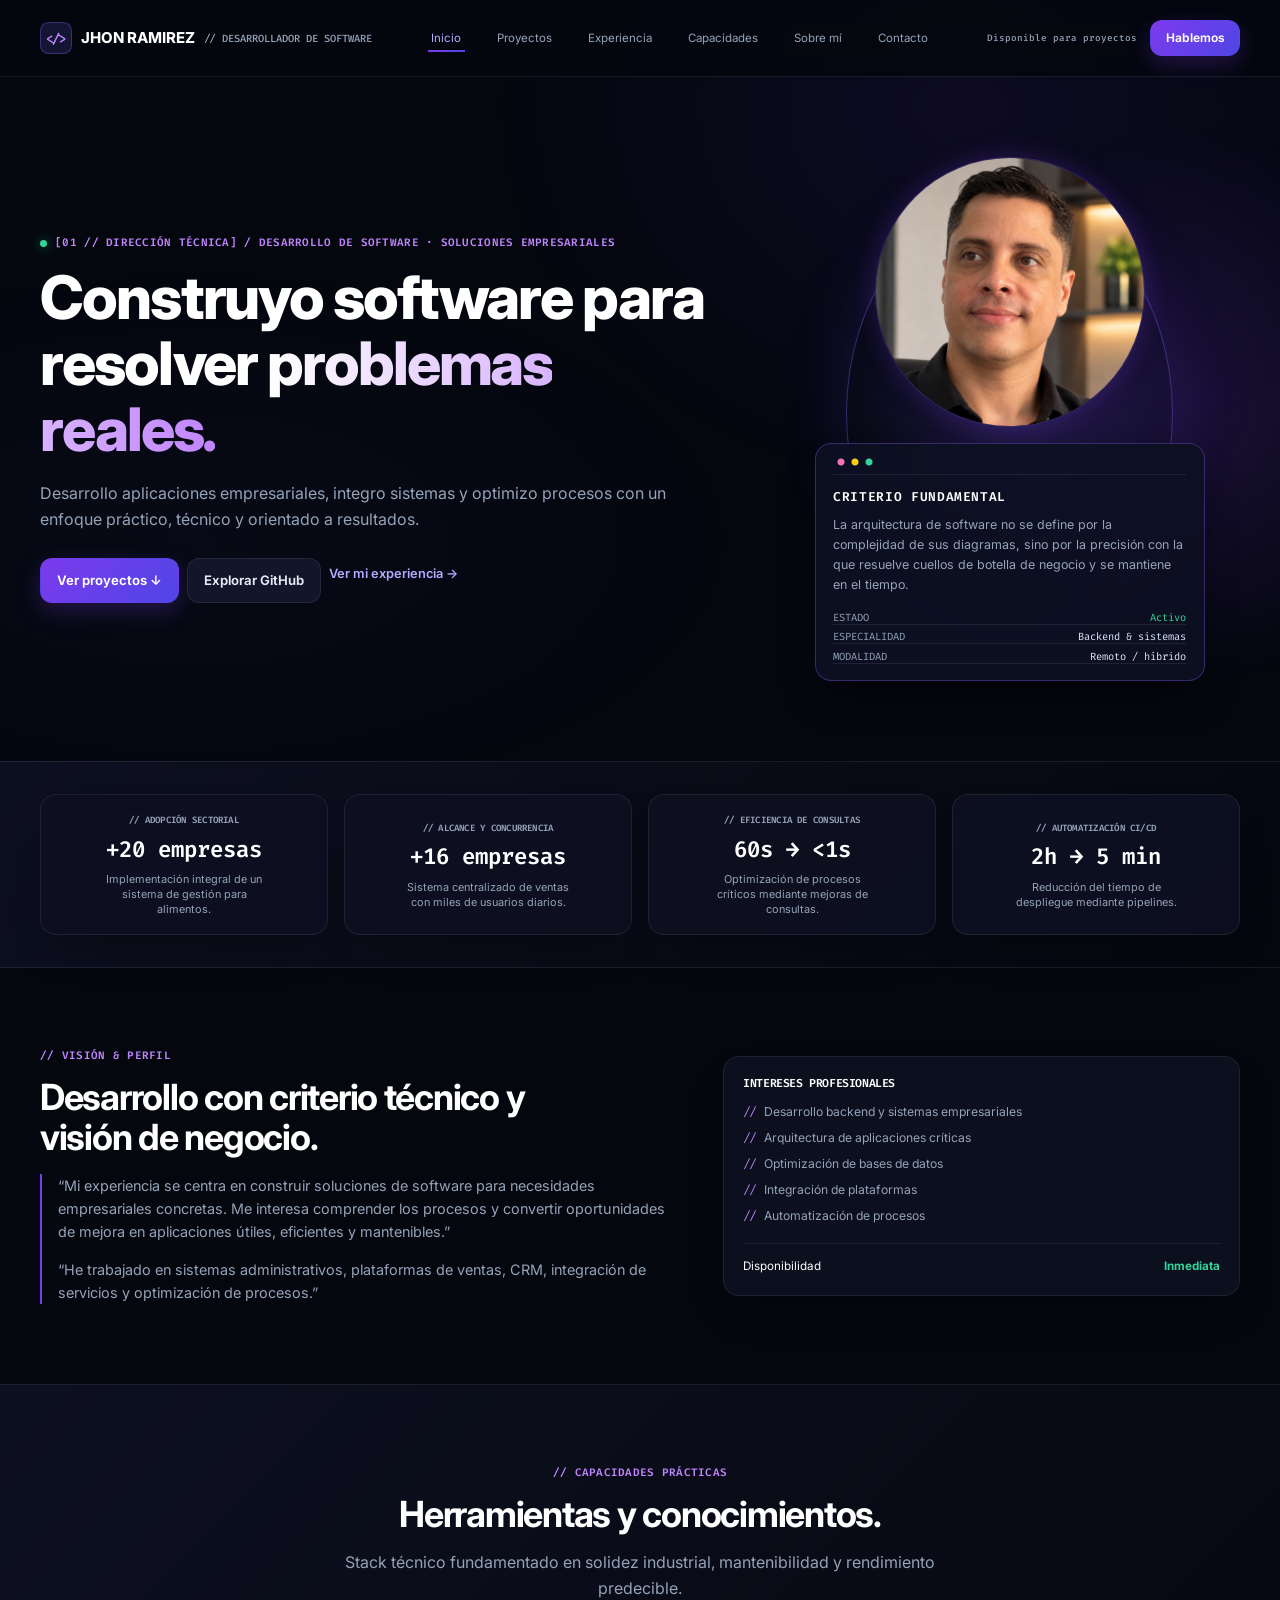
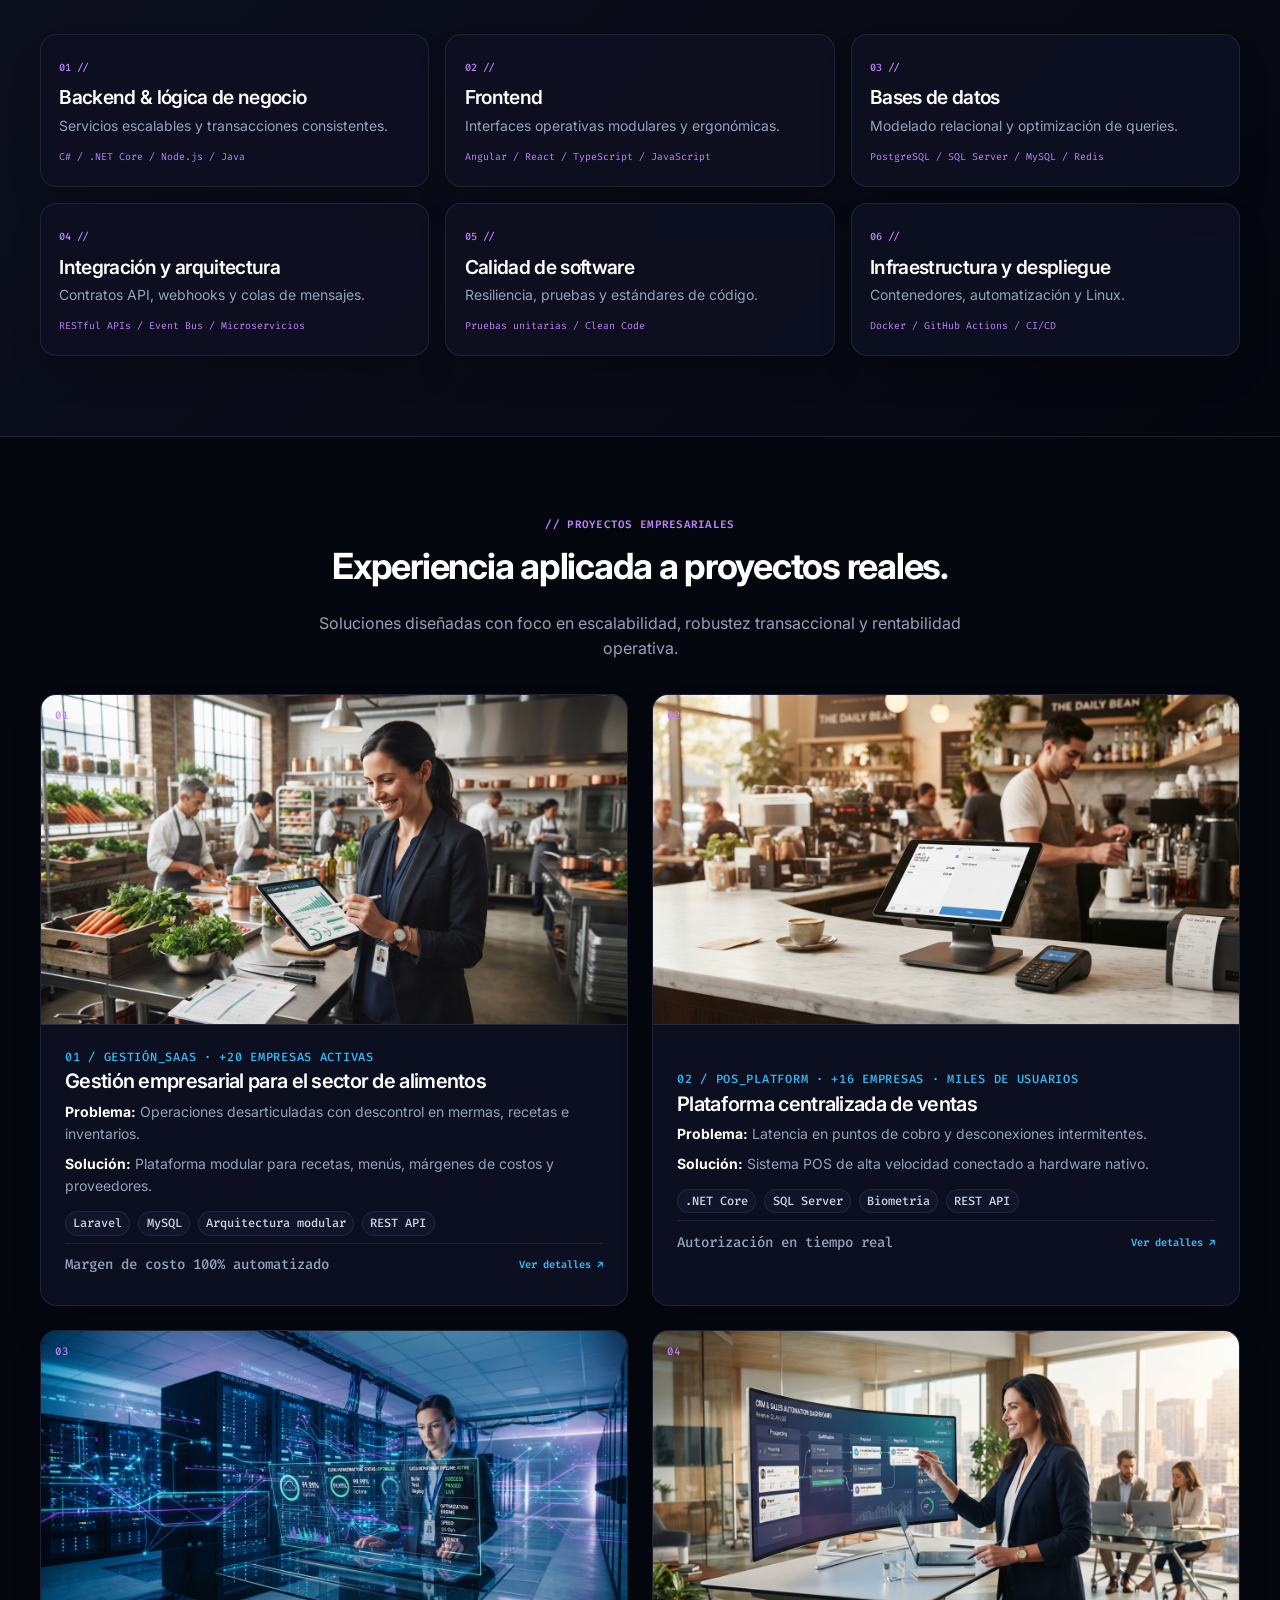
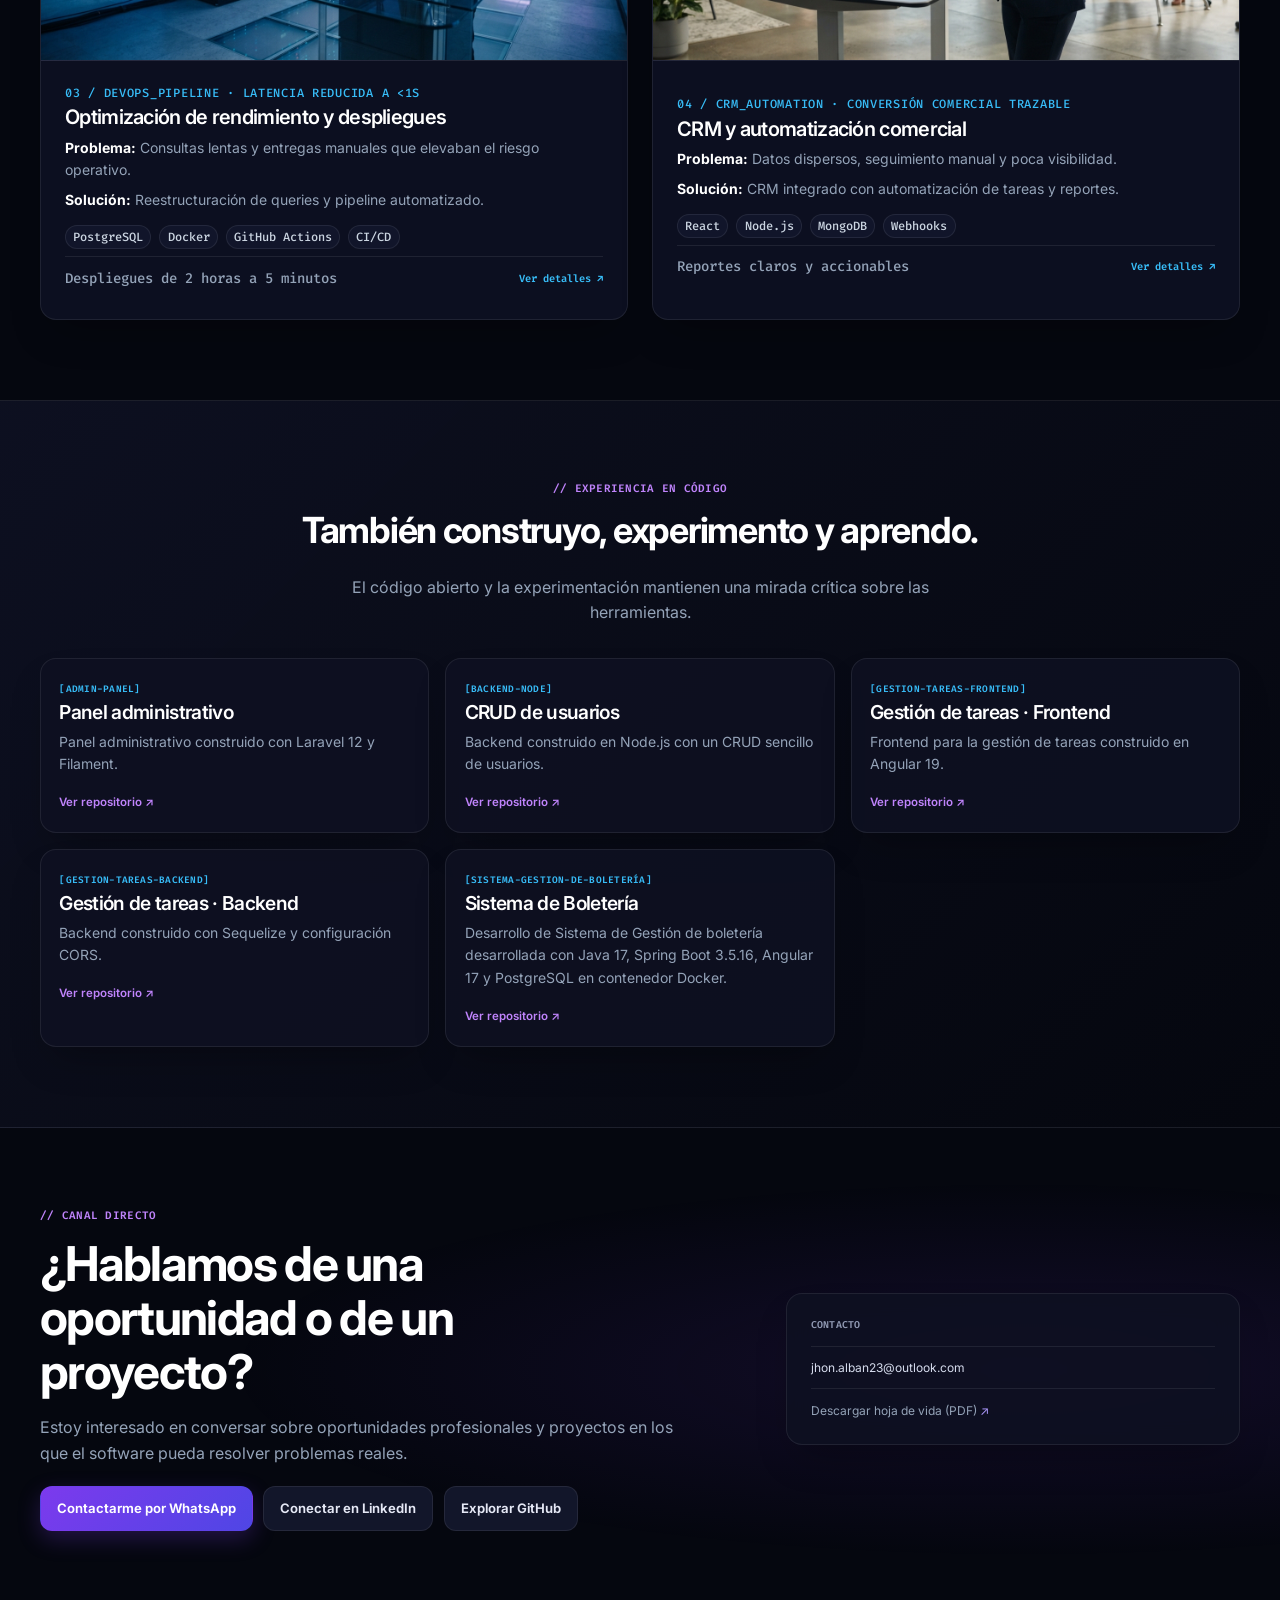
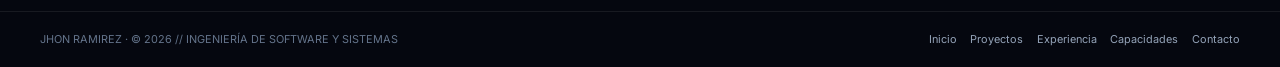
<file: index.html>
<!doctype html>
<html lang="es">
<head>
  <meta charset="UTF-8">
  <meta name="viewport" content="width=device-width, initial-scale=1.0">
  <meta name="description" content="Portafolio profesional de Jhon Ramirez, desarrollador de software y arquitecto de soluciones empresariales.">
  <title>Jhon Ramirez // Ingeniería &amp; Arquitectura de Software</title>
  <link rel="icon" href="./img/logo.ico">
  <link rel="preconnect" href="https://fonts.googleapis.com">
  <link rel="preconnect" href="https://fonts.gstatic.com" crossorigin>
  <link href="https://fonts.googleapis.com/css2?family=Fira+Code:wght@400;500;600&amp;family=Inter:wght@400;500;600;700;800&amp;display=swap" rel="stylesheet">
  <link rel="stylesheet" href="./style.css">
</head>
<body>
  <header class="site-header">
    <div class="container header__inner">
      <a class="brand" href="#inicio"><span class="brand__mark" aria-hidden="true">&lt;/&gt;</span><span>JHON RAMIREZ</span><span class="brand__suffix">// DESARROLLADOR DE SOFTWARE</span></a>
      <button class="menu-toggle" type="button" aria-expanded="false" aria-controls="main-nav"><span class="menu-toggle__label">Menú</span><span class="menu-toggle__icon" aria-hidden="true">☰</span></button>
      <nav class="main-nav" id="main-nav" aria-label="Navegación principal">
        <a class="is-active" href="#inicio">Inicio</a><a href="#proyectos">Proyectos</a><a href="#experiencia">Experiencia</a><a href="#capacidades">Capacidades</a><a href="#sobre-mi">Sobre mí</a><a href="#contacto">Contacto</a>
      </nav>
      <div class="header__action"><span>Disponible para proyectos</span><a class="button button--nav" href="#contacto">Hablemos</a></div>
    </div>
  </header>
  <main>
    <section class="hero" id="inicio">
      <div class="container hero__grid">
        <div class="hero__content">
          <p class="eyebrow"><span class="eyebrow__dot" aria-hidden="true"></span>[01 // DIRECCIÓN TÉCNICA] / DESARROLLO DE SOFTWARE · SOLUCIONES EMPRESARIALES</p>
          <h1>Construyo software para resolver <span class="text-gradient">problemas reales.</span></h1>
          <p class="hero__lead">Desarrollo aplicaciones empresariales, integro sistemas y optimizo procesos con un enfoque práctico, técnico y orientado a resultados.</p>
          <div class="hero__actions">
            <a class="button button--primary" href="#proyectos">Ver proyectos ↓</a>
            <a class="button button--secondary" href="https://github.com" target="_blank" rel="noopener noreferrer">Explorar GitHub</a>
            <a class="text-link" href="#experiencia">Ver mi experiencia →</a>
          </div>
        </div>
        <div class="hero__visual">
          <div class="portrait-placeholder"><img class="portrait-placeholder__image" src="./img/foto_web.png" alt="Foto de perfil de Jhon Ramirez"></div>
          <aside class="hero__aside">
            <h2>Criterio fundamental</h2>
            <p>La arquitectura de software no se define por la complejidad de sus diagramas, sino por la precisión con la que resuelve cuellos de botella de negocio y se mantiene en el tiempo.</p>
            <dl>
              <div><dt>Estado</dt><dd>Activo</dd></div>
              <div><dt>Especialidad</dt><dd>Backend &amp; sistemas</dd></div>
              <div><dt>Modalidad</dt><dd>Remoto / híbrido</dd></div>
            </dl>
          </aside>
        </div>
      </div>
    </section>

    <section class="metrics section-band" aria-label="Resultados">
      <div class="container metrics__grid">
        <article class="metric"><p class="label">// Adopción sectorial</p><strong>+20 empresas</strong><p>Implementación integral de un sistema de gestión para alimentos.</p></article>
        <article class="metric"><p class="label">// Alcance y concurrencia</p><strong>+16 empresas</strong><p>Sistema centralizado de ventas con miles de usuarios diarios.</p></article>
        <article class="metric"><p class="label">// Eficiencia de consultas</p><strong class="accent">60s → &lt;1s</strong><p>Optimización de procesos críticos mediante mejoras de consultas.</p></article>
        <article class="metric"><p class="label">// Automatización CI/CD</p><strong class="accent">2h → 5 min</strong><p>Reducción del tiempo de despliegue mediante pipelines.</p></article>
      </div>
    </section>

    <section class="about section" id="sobre-mi">
      <div class="container about__grid">
        <div class="about__copy">
          <p class="eyebrow">// VISIÓN &amp; PERFIL</p>
          <h2>Desarrollo con criterio técnico y visión de negocio.</h2>
          <div class="about__quote">
            <p>“Mi experiencia se centra en construir soluciones de software para necesidades empresariales concretas. Me interesa comprender los procesos y convertir oportunidades de mejora en aplicaciones útiles, eficientes y mantenibles.”</p>
            <p>“He trabajado en sistemas administrativos, plataformas de ventas, CRM, integración de servicios y optimización de procesos.”</p>
          </div>
        </div>
        <aside class="about__interests">
          <h3>Intereses profesionales</h3>
          <ul>
            <li>Desarrollo backend y sistemas empresariales</li>
            <li>Arquitectura de aplicaciones críticas</li>
            <li>Optimización de bases de datos</li>
            <li>Integración de plataformas</li>
            <li>Automatización de procesos</li>
          </ul>
          <p>Disponibilidad <b>Inmediata</b></p>
        </aside>
      </div>
    </section>

    <section class="skills section-band" id="capacidades">
      <div class="container">
        <div class="section-heading section-heading--center">
          <p class="eyebrow">// CAPACIDADES PRÁCTICAS</p>
          <h2>Herramientas y conocimientos.</h2>
          <p>Stack técnico fundamentado en solidez industrial, mantenibilidad y rendimiento predecible.</p>
        </div>
        <div class="skills__grid">
          <article class="skill-card"><b>01 //</b><h3>Backend &amp; lógica de negocio</h3><p>Servicios escalables y transacciones consistentes.</p><small>C# / .NET Core / Node.js / Java</small></article>
          <article class="skill-card"><b>02 //</b><h3>Frontend</h3><p>Interfaces operativas modulares y ergonómicas.</p><small>Angular / React / TypeScript / JavaScript</small></article>
          <article class="skill-card"><b>03 //</b><h3>Bases de datos</h3><p>Modelado relacional y optimización de queries.</p><small>PostgreSQL / SQL Server / MySQL / Redis</small></article>
          <article class="skill-card"><b>04 //</b><h3>Integración y arquitectura</h3><p>Contratos API, webhooks y colas de mensajes.</p><small>RESTful APIs / Event Bus / Microservicios</small></article>
          <article class="skill-card"><b>05 //</b><h3>Calidad de software</h3><p>Resiliencia, pruebas y estándares de código.</p><small>Pruebas unitarias / Clean Code</small></article>
          <article class="skill-card"><b>06 //</b><h3>Infraestructura y despliegue</h3><p>Contenedores, automatización y Linux.</p><small>Docker / GitHub Actions / CI/CD</small></article>
        </div>
      </div>
    </section>

    <section class="projects section" id="proyectos">
      <div class="container">
        <div class="section-heading">
          <div><p class="eyebrow">// PROYECTOS EMPRESARIALES</p><h2>Experiencia aplicada a proyectos reales.</h2></div>
          <p>Soluciones diseñadas con foco en escalabilidad, robustez transaccional y rentabilidad operativa.</p>
        </div>
        <div class="projects__grid projects__grid--list">
          <article class="project-card project-card--wide">
            <div class="project-card__visual project-card__visual--one"><span class="project-card__number" aria-hidden="true">01</span><img class="project-card__image" src="./img/gestion_empresarial.png" alt="Gestión empresarial para el sector de alimentos"></div>
            <div class="project-card__body"><p class="project-card__type">01 / GESTIÓN_SAAS · +20 Empresas activas</p><h3>Gestión empresarial para el sector de alimentos</h3><p><strong>Problema:</strong> Operaciones desarticuladas con descontrol en mermas, recetas e inventarios.</p><p><strong>Solución:</strong> Plataforma modular para recetas, menús, márgenes de costos y proveedores.</p><ul class="tag-list"><li>Laravel</li><li>MySQL</li><li>Arquitectura modular</li><li>REST API</li></ul><p class="project-card__result">Margen de costo 100% automatizado <a class="text-link" href="#contacto">Ver detalles ↗</a></p></div>
          </article>
          <article class="project-card project-card--wide">
            <div class="project-card__visual project-card__visual--two"><span class="project-card__number" aria-hidden="true">02</span><img class="project-card__image" src="./img/pos.png" alt="Plataforma centralizada de ventas"></div>
            <div class="project-card__body"><p class="project-card__type">02 / POS_PLATFORM · +16 Empresas · Miles de usuarios</p><h3>Plataforma centralizada de ventas</h3><p><strong>Problema:</strong> Latencia en puntos de cobro y desconexiones intermitentes.</p><p><strong>Solución:</strong> Sistema POS de alta velocidad conectado a hardware nativo.</p><ul class="tag-list"><li>.NET Core</li><li>SQL Server</li><li>Biometría</li><li>REST API</li></ul><p class="project-card__result">Autorización en tiempo real <a class="text-link" href="#contacto">Ver detalles ↗</a></p></div>
          </article>
          <article class="project-card project-card--wide">
            <div class="project-card__visual project-card__visual--three"><span class="project-card__number" aria-hidden="true">03</span><img class="project-card__image" src="./img/despliegues.png" alt="Optimización de rendimiento y despliegues"></div>
            <div class="project-card__body"><p class="project-card__type">03 / DEVOPS_PIPELINE · Latencia reducida a &lt;1s</p><h3>Optimización de rendimiento y despliegues</h3><p><strong>Problema:</strong> Consultas lentas y entregas manuales que elevaban el riesgo operativo.</p><p><strong>Solución:</strong> Reestructuración de queries y pipeline automatizado.</p><ul class="tag-list"><li>PostgreSQL</li><li>Docker</li><li>GitHub Actions</li><li>CI/CD</li></ul><p class="project-card__result">Despliegues de 2 horas a 5 minutos <a class="text-link" href="#contacto">Ver detalles ↗</a></p></div>
          </article>
          <article class="project-card project-card--wide">
            <div class="project-card__visual project-card__visual--four"><span class="project-card__number" aria-hidden="true">04</span><img class="project-card__image" src="./img/crm.png" alt="CRM y automatización comercial"></div>
            <div class="project-card__body"><p class="project-card__type">04 / CRM_AUTOMATION · Conversión comercial trazable</p><h3>CRM y automatización comercial</h3><p><strong>Problema:</strong> Datos dispersos, seguimiento manual y poca visibilidad.</p><p><strong>Solución:</strong> CRM integrado con automatización de tareas y reportes.</p><ul class="tag-list"><li>React</li><li>Node.js</li><li>MongoDB</li><li>Webhooks</li></ul><p class="project-card__result">Reportes claros y accionables <a class="text-link" href="#contacto">Ver detalles ↗</a></p></div>
          </article>
        </div>
      </div>
    </section>

    <section class="experience section-band" id="experiencia">
      <div class="container">
        <div class="section-heading"><div><p class="eyebrow">// EXPERIENCIA EN CÓDIGO</p><h2>También construyo, experimento y aprendo.</h2></div><p>El código abierto y la experimentación mantienen una mirada crítica sobre las herramientas.</p></div>
        <div class="code-grid">
          <article class="skill-card"><p class="label">[admin-panel]</p><h3>Panel administrativo</h3><p>Panel administrativo construido con Laravel 12 y Filament.</p><a href="https://github.com/JhonRamirez23/adminPanel" target="_blank" rel="noopener noreferrer">Ver repositorio ↗</a></article>
          <article class="skill-card"><p class="label">[backend-node]</p><h3>CRUD de usuarios</h3><p>Backend construido en Node.js con un CRUD sencillo de usuarios.</p><a href="https://github.com/JhonRamirez23/backend-node" target="_blank" rel="noopener noreferrer">Ver repositorio ↗</a></article>
          <article class="skill-card"><p class="label">[gestion-tareas-frontend]</p><h3>Gestión de tareas · Frontend</h3><p>Frontend para la gestión de tareas construido en Angular 19.</p><a href="https://github.com/JhonRamirez23/GestionTareas-Frontend" target="_blank" rel="noopener noreferrer">Ver repositorio ↗</a></article>
          <article class="skill-card"><p class="label">[gestion-tareas-backend]</p><h3>Gestión de tareas · Backend</h3><p>Backend construido con Sequelize y configuración CORS.</p><a href="https://github.com/JhonRamirez23/gestionTareas" target="_blank" rel="noopener noreferrer">Ver repositorio ↗</a></article>
          <article class="skill-card"><p class="label">[Sistema-Gestion-de-Boletería]</p><h3>Sistema de Boletería</h3><p>Desarrollo de Sistema de Gestión de boletería desarrollada con Java 17, Spring Boot 3.5.16, Angular 17 y PostgreSQL en contenedor Docker.</p><a href="https://github.com/JhonRamirez23/boleteria_spring_boot" target="_blank" rel="noopener noreferrer">Ver repositorio ↗</a></article>
        </div>
      </div>
    </section>

    <section class="contact section" id="contacto">
      <div class="container contact__grid">
        <div><p class="eyebrow">// CANAL DIRECTO</p><h2>¿Hablamos de una oportunidad o de un proyecto?</h2><p>Estoy interesado en conversar sobre oportunidades profesionales y proyectos en los que el software pueda resolver problemas reales.</p>
          <div class="contact__actions"><a class="button button--primary" href="https://wa.me/573157217123" target="_blank" rel="noopener noreferrer">Contactarme por WhatsApp</a><a class="button button--secondary" href="https://www.linkedin.com/in/jhonramirezalban/" target="_blank" rel="noopener noreferrer">Conectar en LinkedIn</a><a class="button button--secondary" href="https://github.com/JhonRamirez23/JhonRamirez" target="_blank" rel="noopener noreferrer">Explorar GitHub</a></div>
        </div>
        <div class="contact-card"><p class="label">Contacto</p><a class="contact-card__email" href="mailto:jhon.alban23@outlook.com">jhon.alban23@outlook.com</a><a class="contact-card__cv" href="./hv/index.html">Descargar hoja de vida (PDF) <span aria-hidden="true">↗</span></a></div>
      </div>
    </section>
  </main>
  <footer class="site-footer"><div class="container footer__inner"><p>JHON RAMIREZ · © 2026 // INGENIERÍA DE SOFTWARE Y SISTEMAS</p><nav aria-label="Navegación secundaria"><a href="#inicio">Inicio</a><a href="#proyectos">Proyectos</a><a href="#experiencia">Experiencia</a><a href="#capacidades">Capacidades</a><a href="#contacto">Contacto</a></nav></div></footer>
  <script src="./script.js"></script>
</body>
</html>
</file>
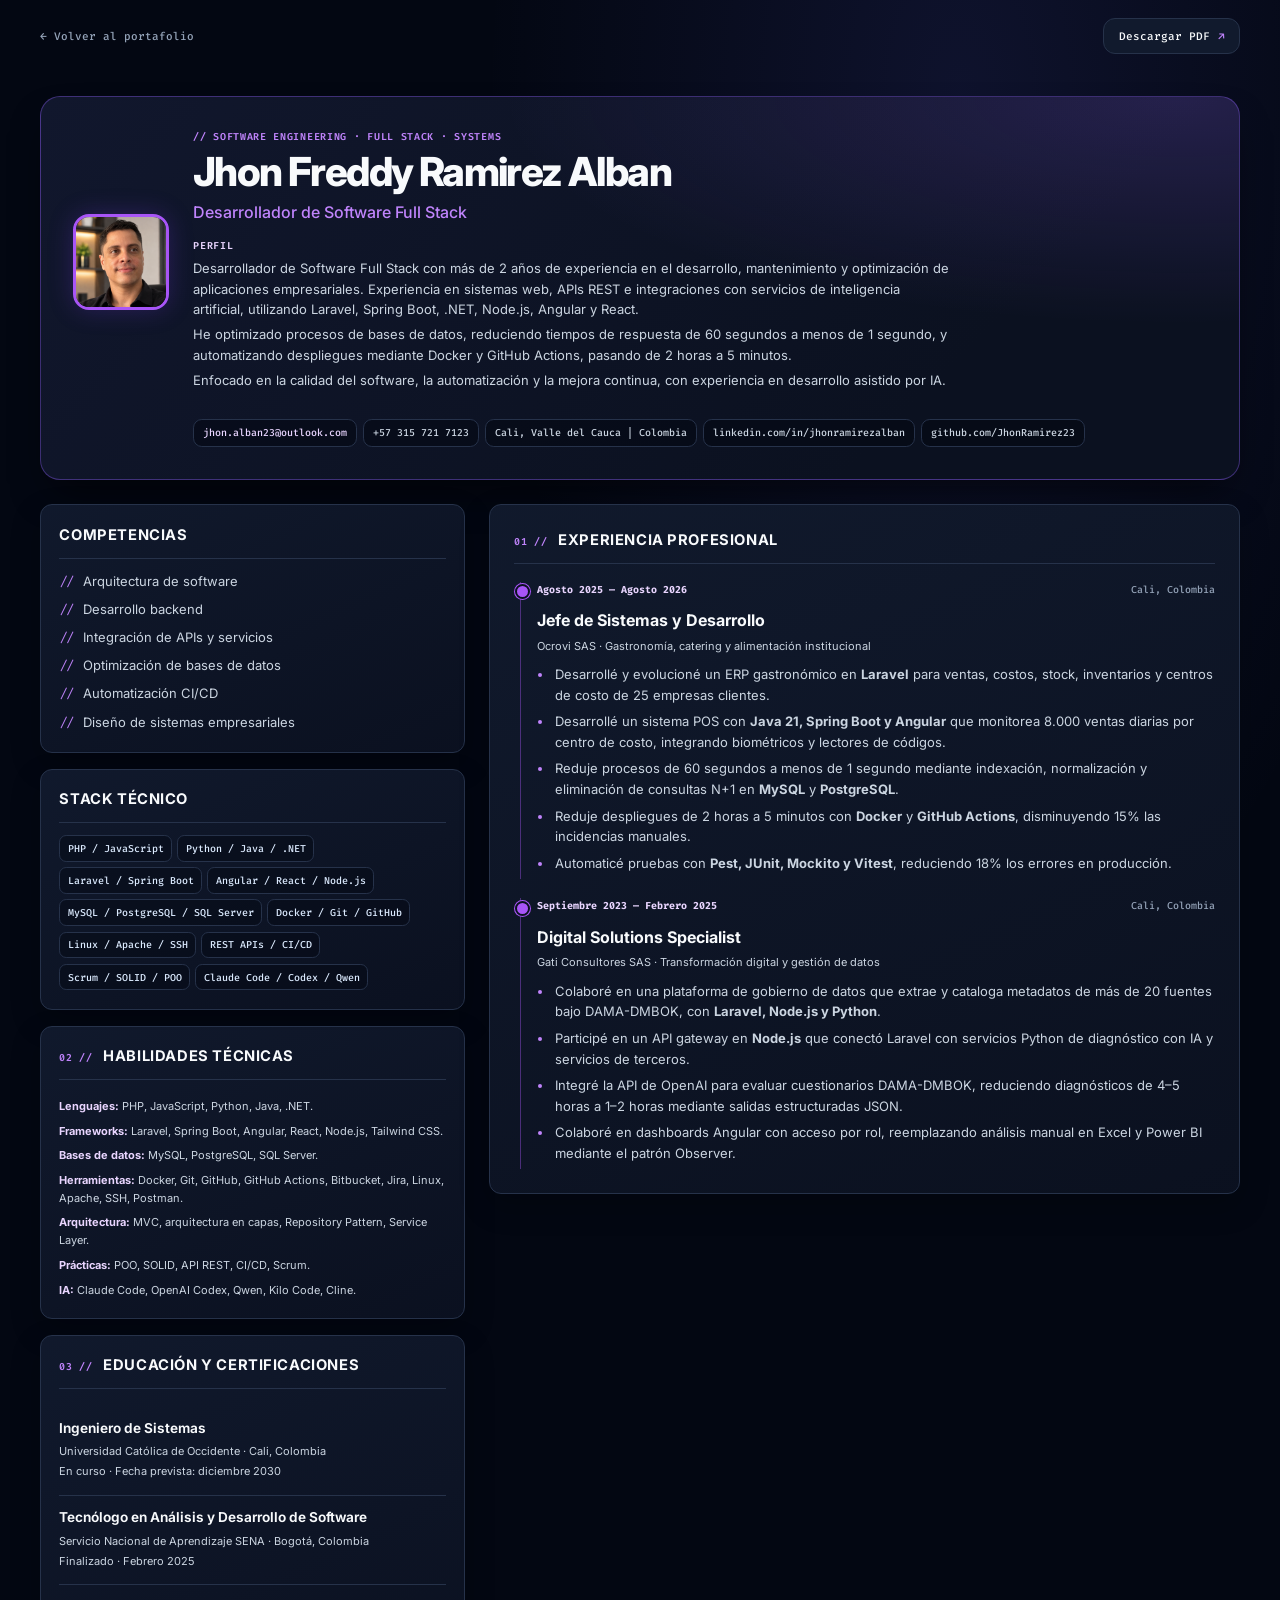
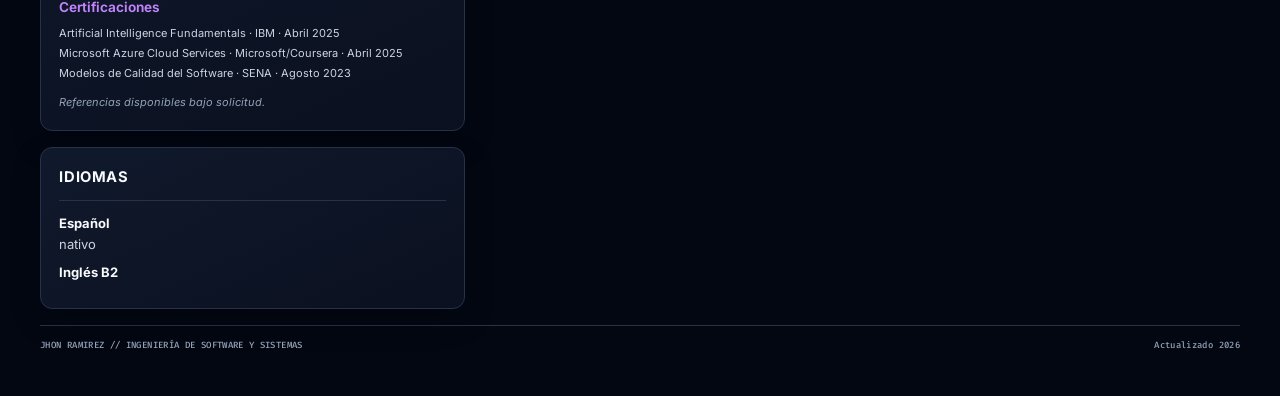
<file: hv/index.html>
<!doctype html>
<html lang="es">
<head>
  <meta charset="utf-8">
  <meta name="viewport" content="width=device-width, initial-scale=1">
  <meta name="description" content="Hoja de vida de Jhon Ramirez, desarrollador de software y especialista backend.">
  <title>Jhon Freddy Ramirez Alban // Hoja de vida</title>
  <link rel="preconnect" href="https://fonts.googleapis.com">
  <link rel="preconnect" href="https://fonts.gstatic.com" crossorigin>
  <link href="https://fonts.googleapis.com/css2?family=Fira+Code:wght@400;500;600&family=Inter:wght@400;500;600;700;800&display=swap" rel="stylesheet">
  <link rel="stylesheet" href="./style.css">
</head>
<body>
  <div class="print-toolbar" role="toolbar" aria-label="Acciones de documento">
    <a href="../index.html">← Volver al portafolio</a>
    <button id="print-cv" type="button">Descargar PDF <span aria-hidden="true">↗</span></button>
  </div>

  <main class="resume" id="resume">
    <header class="resume__header">
      <img class="resume__avatar" src="../img/foto_web.png" alt="Foto de perfil de Jhon Ramirez">
      <div class="resume__intro">
        <p class="eyebrow">// SOFTWARE ENGINEERING · FULL STACK · SYSTEMS</p>
        <h1>Jhon Freddy Ramirez Alban</h1>
        <p class="role">Desarrollador de Software Full Stack</p>
        <h2 class="resume-section__label">Perfil</h2>
        <div class="resume__profile-copy">
          <p>Desarrollador de Software Full Stack con más de 2 años de experiencia en el desarrollo, mantenimiento y optimización de aplicaciones empresariales. Experiencia en sistemas web, APIs REST e integraciones con servicios de inteligencia artificial, utilizando Laravel, Spring Boot, .NET, Node.js, Angular y React.</p>
          <p>He optimizado procesos de bases de datos, reduciendo tiempos de respuesta de 60 segundos a menos de 1 segundo, y automatizando despliegues mediante Docker y GitHub Actions, pasando de 2 horas a 5 minutos.</p>
          <p>Enfocado en la calidad del software, la automatización y la mejora continua, con experiencia en desarrollo asistido por IA.</p>
        </div>
      </div>
      <div class="contact-block">
        <a href="mailto:jhon.alban23@outlook.com">jhon.alban23@outlook.com</a>
        <a href="tel:+573157217123">+57 315 721 7123</a>
        <span>Cali, Valle del Cauca | Colombia</span>
        <a href="https://www.linkedin.com/in/jhonramirezalban" target="_blank" rel="noopener noreferrer">linkedin.com/in/jhonramirezalban</a>
        <a href="https://github.com/JhonRamirez23" target="_blank" rel="noopener noreferrer">github.com/JhonRamirez23</a>
      </div>
    </header>

    <div class="resume__body">
      <aside class="resume__rail">
        <section class="resume-section">
          <h2>Competencias</h2>
          <ul class="skill-list">
            <li>Arquitectura de software</li>
            <li>Desarrollo backend</li>
            <li>Integración de APIs y servicios</li>
            <li>Optimización de bases de datos</li>
            <li>Automatización CI/CD</li>
            <li>Diseño de sistemas empresariales</li>
          </ul>
        </section>
        <section class="resume-section">
          <h2>Stack técnico</h2>
          <div class="stack"><span>PHP / JavaScript</span><span>Python / Java / .NET</span><span>Laravel / Spring Boot</span><span>Angular / React / Node.js</span><span>MySQL / PostgreSQL / SQL Server</span><span>Docker / Git / GitHub</span><span>Linux / Apache / SSH</span><span>REST APIs / CI/CD</span><span>Scrum / SOLID / POO</span><span>Claude Code / Codex / Qwen</span></div>
        </section>
        <section class="resume-section">
          <div class="section-title"><span>02 //</span><h2>Habilidades técnicas</h2></div>
          <div class="technical-list"><p><strong>Lenguajes:</strong> PHP, JavaScript, Python, Java, .NET.</p><p><strong>Frameworks:</strong> Laravel, Spring Boot, Angular, React, Node.js, Tailwind CSS.</p><p><strong>Bases de datos:</strong> MySQL, PostgreSQL, SQL Server.</p><p><strong>Herramientas:</strong> Docker, Git, GitHub, GitHub Actions, Bitbucket, Jira, Linux, Apache, SSH, Postman.</p><p><strong>Arquitectura:</strong> MVC, arquitectura en capas, Repository Pattern, Service Layer.</p><p><strong>Prácticas:</strong> POO, SOLID, API REST, CI/CD, Scrum.</p><p><strong>IA:</strong> Claude Code, OpenAI Codex, Qwen, Kilo Code, Cline.</p></div>
        </section>
        <section class="resume-section education">
          <div class="section-title"><span>03 //</span><h2>Educación y certificaciones</h2></div>
          <div class="education-item"><h3>Ingeniero de Sistemas</h3><p>Universidad Católica de Occidente · Cali, Colombia</p><span>En curso · Fecha prevista: diciembre 2030</span></div>
          <div class="education-item"><h3>Tecnólogo en Análisis y Desarrollo de Software</h3><p>Servicio Nacional de Aprendizaje SENA · Bogotá, Colombia</p><span>Finalizado · Febrero 2025</span></div>
          <div class="certifications"><h3>Certificaciones</h3><p>Artificial Intelligence Fundamentals · IBM · Abril 2025</p><p>Microsoft Azure Cloud Services · Microsoft/Coursera · Abril 2025</p><p>Modelos de Calidad del Software · SENA · Agosto 2023</p><p class="references">Referencias disponibles bajo solicitud.</p></div>
        </section>
        <section class="resume-section">
          <h2>Idiomas</h2>
          <p><strong>Español</strong><br> nativo</p>
          <p><strong>Inglés B2</strong></p>
        </section>
      </aside>

      <div class="resume__content">
        <section class="resume-section">
          <div class="section-title"><span>01 //</span><h2>Experiencia profesional</h2></div>
          <article class="experience">
            <div class="experience__meta"><strong>Agosto 2025 — Agosto 2026</strong><span>Cali, Colombia</span></div>
            <div><h3>Jefe de Sistemas y Desarrollo</h3><p class="company">Ocrovi SAS · Gastronomía, catering y alimentación institucional</p><ul><li>Desarrollé y evolucioné un ERP gastronómico en <strong>Laravel</strong> para ventas, costos, stock, inventarios y centros de costo de 25 empresas clientes.</li><li>Desarrollé un sistema POS con <strong>Java 21, Spring Boot y Angular</strong> que monitorea 8.000 ventas diarias por centro de costo, integrando biométricos y lectores de códigos.</li><li>Reduje procesos de 60 segundos a menos de 1 segundo mediante indexación, normalización y eliminación de consultas N+1 en <strong>MySQL</strong> y <strong>PostgreSQL</strong>.</li><li>Reduje despliegues de 2 horas a 5 minutos con <strong>Docker</strong> y <strong>GitHub Actions</strong>, disminuyendo 15% las incidencias manuales.</li><li>Automaticé pruebas con <strong>Pest, JUnit, Mockito y Vitest</strong>, reduciendo 18% los errores en producción.</li></ul></div>
          </article>
          <article class="experience">
            <div class="experience__meta"><strong>Septiembre 2023 — Febrero 2025</strong><span>Cali, Colombia</span></div>
            <div><h3>Digital Solutions Specialist</h3><p class="company">Gati Consultores SAS · Transformación digital y gestión de datos</p><ul><li>Colaboré en una plataforma de gobierno de datos que extrae y cataloga metadatos de más de 20 fuentes bajo DAMA-DMBOK, con <strong>Laravel, Node.js y Python</strong>.</li><li>Participé en un API gateway en <strong>Node.js</strong> que conectó Laravel con servicios Python de diagnóstico con IA y servicios de terceros.</li><li>Integré la API de OpenAI para evaluar cuestionarios DAMA-DMBOK, reduciendo diagnósticos de 4–5 horas a 1–2 horas mediante salidas estructuradas JSON.</li><li>Colaboré en dashboards Angular con acceso por rol, reemplazando análisis manual en Excel y Power BI mediante el patrón Observer.</li></ul></div>
          </article>
        </section>

      </div>
    </div>

    <footer class="resume__footer"><span>JHON RAMIREZ // INGENIERÍA DE SOFTWARE Y SISTEMAS</span><span>Actualizado 2026</span></footer>
  </main>
  <script src="./script.js"></script>
</body>
</html>
</file>
<file: style.css>
:root{color-scheme:dark;--color-bg:#070913;--color-surface:#0c1022;--color-card:#0d1228;--color-card-alt:#111730;--color-text:#f5f6fb;--color-muted:#a2abc1;--color-dim:#707b99;--color-accent:#6156f4;--color-purple:#bd70f4;--color-cyan:#5bc7ec;--color-line:#20294b;--font-sans:"Inter",sans-serif;--font-mono:"Fira Code",monospace;--gutter:1.25rem;--section-space:4.5rem;--radius:1rem;--shadow:0 24px 70px #03040d80}*{box-sizing:border-box}html{scroll-behavior:smooth;scroll-padding-top:5.5rem}body{margin:0;min-width:320px;background:var(--color-bg);color:var(--color-text);font:400 15px/1.65 var(--font-sans)}body::before{position:fixed;z-index:-1;inset:0;content:"";pointer-events:none;background:radial-gradient(ellipse at 75% 12%,#33207830,transparent 34%),radial-gradient(ellipse at 15% 60%,#1b28521c,transparent 35%)}a{color:inherit;text-decoration:none}button{font:inherit}h1,h2,h3,p{margin-top:0}h1,h2,h3{line-height:1.13;letter-spacing:-.035em}h1{max-width:760px;margin-bottom:1.2rem;font-size:clamp(2.5rem,10vw,4.3rem);font-weight:800}h2{margin-bottom:1rem;font-size:clamp(1.85rem,5vw,2.65rem);font-weight:750}h3{font-size:1.2rem}.container{width:min(100% - 2 * var(--gutter),1120px);margin-inline:auto}.site-header{position:sticky;top:0;z-index:10;border-bottom:1px solid #1b2340;background:#070913eF;backdrop-filter:blur(16px)}.header__inner{min-height:4.25rem;display:flex;align-items:center;gap:1rem}.brand{display:inline-flex;align-items:center;gap:.55rem;font-size:.94rem;font-weight:750;white-space:nowrap}.brand__mark{display:grid;width:2rem;height:2rem;place-items:center;border:1px solid #665bfa70;border-radius:.55rem;background:#6256f320;color:#9c8dff;font:600 .8rem var(--font-mono)}.main-nav{display:none;order:4;flex-basis:100%;flex-direction:column;gap:.25rem;padding:0;max-height:0;overflow:hidden;opacity:0;visibility:hidden;transition:max-height .25s ease,opacity .2s ease,padding .25s ease}.main-nav.is-open{display:flex;max-height:20rem;padding:.4rem 0 1rem;opacity:1;visibility:visible}.main-nav a{padding:.45rem .2rem;color:var(--color-muted);font-size:.85rem}.main-nav a:hover,.main-nav a.is-active{color:#b3aaff}.menu-toggle{display:flex;align-items:center;gap:.5rem;margin-left:auto;padding:.45rem .7rem;border:1px solid var(--color-line);border-radius:.55rem;background:transparent;color:var(--color-text);font-size:.75rem}.menu-toggle__icon{color:#ada3ff}.button{display:inline-flex;min-height:2.8rem;align-items:center;justify-content:center;gap:.55rem;padding:.65rem 1rem;border:1px solid transparent;border-radius:.7rem;font-size:.82rem;font-weight:650;transition:transform .2s ease,background .2s ease,border-color .2s ease}.button:hover{transform:translateY(-2px)}.button--nav{display:none;min-height:2.3rem;padding:.45rem .9rem;border-radius:2rem;background:var(--color-accent);box-shadow:0 8px 22px #6156f450;font-size:.75rem}.button--primary{background:linear-gradient(110deg,#584bf1,#7147ed);box-shadow:0 10px 26px #5143db45;color:#fff}.button--primary:hover{background:linear-gradient(110deg,#6e62ff,#815bf3)}.button--secondary{border-color:#2a3558;background:#10162a;color:#e5e8f5}.button--secondary:hover{border-color:#6256f4;background:#171c38}.hero{position:relative;overflow:hidden;padding-block:4.5rem 4rem}.hero::after{position:absolute;top:7%;right:-12rem;width:35rem;aspect-ratio:1;border-radius:50%;background:#573ad81a;filter:blur(95px);content:"";pointer-events:none}.hero__grid{position:relative;z-index:1;display:grid;gap:3rem;align-items:center}.hero__content{max-width:740px}.eyebrow,.label{margin-bottom:.8rem;color:#b7a9ff;font:600 .68rem/1.5 var(--font-mono);letter-spacing:.1em;text-transform:uppercase}.eyebrow{display:flex;align-items:center;gap:.5rem}.eyebrow__dot{width:.45rem;height:.45rem;border-radius:50%;background:#c184ff;box-shadow:0 0 12px #a969fb}.text-gradient{background:linear-gradient(100deg,#9388ff,#d17df7);background-clip:text;color:transparent}.hero__lead,.about__copy>p:not(.eyebrow),.section-heading>p:last-child,.contact__grid>div:first-child>p:not(.eyebrow){max-width:650px;color:var(--color-muted);font-size:.98rem}.hero__actions{display:flex;flex-wrap:wrap;gap:.7rem;margin-top:1.6rem}.tech-strip{margin-top:2.2rem}.tech-strip .label{color:var(--color-dim);font-size:.61rem}.tech-list,.tag-list{display:flex;flex-wrap:wrap;gap:.5rem;margin:0;padding:0;list-style:none}.tech-list li{padding:.34rem .6rem;border:1px solid #252f54;border-radius:.5rem;background:#0d1225;color:#d7dcf0;font:500 .67rem var(--font-mono)}.hero__visual{position:relative;width:min(100%,390px);min-height:315px;margin-inline:auto;display:grid;place-items:center}.hero__visual::before{position:absolute;inset:8% 8% 10%;border:1px solid #7763ee65;border-radius:50%;background:radial-gradient(circle,#7453e539 0%,#20204622 55%,transparent 72%);box-shadow:0 0 65px #624bdb2c;content:""}.portrait-placeholder{position:relative;display:flex;width:min(74vw,255px);aspect-ratio:1;align-items:center;justify-content:center;flex-direction:column;gap:.5rem;border:1px dashed #7968e9a8;border-radius:50%;background:linear-gradient(145deg,#191d3b,#0d1022 70%);color:#9791cf}.portrait-placeholder__icon{display:grid;width:4.6rem;height:4.6rem;place-items:center;border:1px solid #7461ec;border-radius:1.25rem;background:#6555ed20;color:#b5a2ff;font:600 1.5rem var(--font-mono)}.portrait-placeholder__caption{font:500 .65rem var(--font-mono);letter-spacing:.04em}.code-card{position:absolute;right:0;bottom:.3rem;width:min(92%,335px);padding:.8rem 1rem;border:1px solid #293456;border-radius:.75rem;background:#0b1020f2;box-shadow:var(--shadow);font: .69rem/1.65 var(--font-mono)}.code-card__header{display:flex;align-items:center;justify-content:space-between;margin-bottom:.6rem;padding-bottom:.45rem;border-bottom:1px solid #202a48;color:#c0c8dd}.code-card__header>span:first-child>span{color:#a991ff}.code-card__status{width:.45rem;height:.45rem;border-radius:50%;background:#47d7ab}.code-card pre{margin:0;overflow:auto;color:#d6dcf0}.code-purple{color:#c68bff}.code-green{color:#80dbc1}.section{padding-block:var(--section-space)}.section-band{border-block:1px solid #1a2341;background:linear-gradient(110deg,#0b1022,#0a0e1e 70%,#101025)}.about__grid{display:grid;gap:2.5rem;align-items:center}.about__copy h2{max-width:530px}.about__copy>p:not(.eyebrow){font-size:.9rem}.text-link{display:inline-flex;gap:.45rem;margin-top:.35rem;color:#b7a9ff;font-size:.8rem;font-weight:600}.text-link:hover{color:#d7a5ff}.metrics{display:grid;grid-template-columns:repeat(2,minmax(0,1fr));gap:.7rem}.metric{min-height:115px;padding:1rem;border:1px solid var(--color-line);border-radius:.8rem;background:linear-gradient(145deg,#10162d,#0c1124)}.metric__icon{display:grid;width:1.85rem;height:1.85rem;place-items:center;margin-bottom:.5rem;border:1px solid #6557eb55;border-radius:.5rem;background:#6156f41b;color:#a99cff;font:600 .75rem var(--font-mono)}.metric strong{display:block;font-size:1.45rem;line-height:1.2}.metric p{margin:.2rem 0 0;color:var(--color-muted);font-size:.68rem;line-height:1.4}.section-heading{margin:0 auto 2rem}.section-heading--center{max-width:670px;text-align:center}.section-heading--center .eyebrow{justify-content:center}.section-heading>p:last-child{margin:0 auto;color:var(--color-muted);font-size:.84rem}.skills__grid{display:grid;grid-template-columns:1fr;gap:.8rem}.skill-card{padding:1.15rem;border:1px solid var(--color-line);border-radius:.75rem;background:linear-gradient(135deg,#0d1227,#0b1020);transition:border-color .2s ease,transform .2s ease}.skill-card:hover,.project-card:hover{transform:translateY(-3px);border-color:#6156f480}.skill-card>div{display:flex;align-items:center;justify-content:space-between;gap:1rem;font-weight:650}.skill-card__symbol{color:#ac91ff;font:600 1rem var(--font-mono)}.skill-card p{margin:.5rem 0 0;color:var(--color-muted);font-size:.76rem}.projects__grid{display:grid;grid-template-columns:1fr;gap:1rem}.project-card{overflow:hidden;border:1px solid var(--color-line);border-radius:.85rem;background:#0d1225;transition:transform .2s ease,border-color .2s ease}.project-card__visual{position:relative;display:grid;min-height:185px;place-items:center;overflow:hidden;border-bottom:1px solid var(--color-line);background:radial-gradient(ellipse at 50% 80%,#5442a62e,transparent 60%),linear-gradient(135deg,#101834,#0b1022)}.project-card__visual--two{background:radial-gradient(ellipse at 50% 80%,#24538c37,transparent 60%),linear-gradient(135deg,#0d1c34,#0b1022)}.project-card__visual--three{background:radial-gradient(ellipse at 50% 80%,#5c358436,transparent 60%),linear-gradient(135deg,#191537,#0b1022)}.project-card__number{position:absolute;top:.8rem;left:.9rem;color:#bcc5e2;font:500 .68rem var(--font-mono)}.visual-placeholder{display:flex;width:75%;min-height:105px;align-items:center;justify-content:center;flex-direction:column;gap:.35rem;border:1px dashed #5a5f8a88;border-radius:.7rem;background:#090e1b66;color:#8892b1;font:500 .65rem var(--font-mono)}.visual-placeholder__icon{color:#a997ff;font-size:1.5rem}.project-card__body{padding:1rem 1.05rem 1.15rem}.project-card__type{margin:0 0 .35rem;color:#b69eff;font:500 .61rem var(--font-mono);letter-spacing:.06em;text-transform:uppercase}.project-card__body h3{margin:0 0 .5rem;font-size:1.05rem}.project-card__body>p:not(.project-card__type){margin:0;color:var(--color-muted);font-size:.77rem}.tag-list{gap:.35rem;margin-top:.85rem}.tag-list li{padding:.2rem .45rem;border:1px solid #293253;border-radius:.35rem;color:#b9c0d5;font:500 .59rem var(--font-mono)}.contact{padding-block:4.5rem}.contact__grid{display:grid;gap:2rem;align-items:center}.contact__grid h2{max-width:560px;font-size:clamp(2rem,7vw,3rem)}.contact__grid>div:first-child>p:not(.eyebrow){font-size:.88rem}.contact-card{padding:1.25rem;border:1px solid #34365f;border-radius:.85rem;background:linear-gradient(130deg,#10142b,#15112b)}.contact-card .label{color:#929bb5;font-size:.62rem}.social-links{display:flex;gap:.5rem;margin:.9rem 0 1.1rem}.social-links a{display:grid;width:2rem;height:2rem;place-items:center;border:1px solid #303958;border-radius:.5rem;background:#11172b;color:#ddd9ff;font:600 .65rem var(--font-mono)}.social-links a:hover{border-color:#8270f3;color:#bcaeff}.contact-card__email,.contact-card__cv{display:flex;justify-content:space-between;gap:.6rem;padding:.65rem 0;border-top:1px solid #28304b;color:#d6dced;font-size:.74rem}.contact-card__email span,.contact-card__cv span{color:#ae9aff}.contact-card__cv{padding-bottom:0;color:var(--color-muted)}.site-footer{padding-block:1.2rem;border-top:1px solid #1b2340;color:var(--color-dim);font-size:.68rem}.footer__inner{display:flex;justify-content:space-between;gap:1rem}.footer__inner p{margin:0}.footer__inner a{color:#b9aff7}.site-header a:focus-visible,.site-header button:focus-visible,main a:focus-visible,.site-footer a:focus-visible{outline:2px solid #b68aff;outline-offset:3px;border-radius:3px}@media(min-width:768px){:root{--gutter:2rem;--section-space:6rem}.header__inner{min-height:4.5rem}.main-nav{display:flex;order:initial;flex:1;max-height:none;align-items:center;justify-content:center;flex-direction:row;gap:clamp(1rem,2.3vw,2rem);padding:0;overflow:visible;opacity:1;visibility:visible}.main-nav a{font-size:.72rem}.menu-toggle{display:none}.button--nav{display:inline-flex}.hero{padding-block:5.5rem 5rem}.hero__grid{grid-template-columns:minmax(0,1.2fr) minmax(280px,.8fr);gap:2rem}.hero__visual{min-height:365px}.hero__lead{font-size:1rem}.about__grid{grid-template-columns:.9fr 1.1fr;gap:3.2rem}.metrics{gap:.85rem}.metric{padding:1.15rem}.skills__grid{grid-template-columns:repeat(2,minmax(0,1fr))}.projects__grid{grid-template-columns:repeat(2,minmax(0,1fr))}.contact__grid{grid-template-columns:1.15fr .85fr;gap:4rem}.contact-card{padding:1.5rem}}@media(min-width:1200px){:root{--gutter:3rem;--section-space:7rem}.hero{padding-block:6.5rem 6rem}.hero__grid{gap:4rem}.hero__visual{min-height:400px}.skills__grid{grid-template-columns:repeat(3,minmax(0,1fr));gap:1rem}.projects__grid{grid-template-columns:repeat(3,minmax(0,1fr));gap:1.25rem}.project-card__visual{min-height:205px}.section-heading{margin-bottom:2.7rem}}@media(max-width:767px){.footer__inner{align-items:flex-start;flex-direction:column}.hero__visual{margin-top:.25rem}}@media(prefers-reduced-motion:reduce){*,*::before,*::after{scroll-behavior:auto!important;transition-duration:.01ms!important;animation-duration:.01ms!important;animation-iteration-count:1!important}}

/* Componentes que conservan el contenido original */
.brand__suffix,.header__action>span{color:var(--color-muted);font:500 .6rem var(--font-mono)}
.header__action{display:none;align-items:center;gap:.8rem}
.hero__visual{display:flex;min-height:initial;align-items:center;justify-content:center;flex-direction:column;gap:1rem}
.portrait-placeholder{width:min(60vw,210px);flex:none}
.hero__aside{position:relative;width:100%;padding:1rem 1.1rem;border:1px solid var(--color-line);border-radius:.8rem;background:#0b1020eF;color:var(--color-muted);font-size:.78rem}
.hero__aside h2{margin:0 0 .6rem;color:var(--color-text);font:600 .75rem var(--font-mono);letter-spacing:.05em;text-transform:uppercase}
.hero__aside p{margin:0}
.hero__aside dl{display:grid;gap:.35rem;margin:1rem 0 0;font:.65rem var(--font-mono)}
.hero__aside dl div{display:flex;justify-content:space-between;gap:.5rem;border-bottom:1px solid var(--color-line)}
.hero__aside dt{text-transform:uppercase}
.hero__aside dd{margin:0;color:var(--color-text)}
.metrics__grid{display:grid;grid-template-columns:repeat(2,minmax(0,1fr));gap:.7rem;padding-block:1.2rem}
.metric .label{margin-bottom:.4rem;color:var(--color-dim);font-size:.57rem}
.metric strong{font:600 1.15rem/1.3 var(--font-mono)}
.metric>p:last-child{color:var(--color-muted);font-size:.68rem}
.about__quote{padding-left:1rem;border-left:2px solid #735df1;color:var(--color-muted);font-size:.84rem}
.about__quote p:last-child{margin-bottom:0}
.about__interests{padding:1.2rem;border:1px solid var(--color-line);border-radius:.8rem;background:#0d1225}
.about__interests h3{font:600 .72rem var(--font-mono);text-transform:uppercase}
.about__interests ul{display:grid;gap:.35rem;margin:0;padding:0;list-style:none;color:var(--color-muted);font-size:.76rem}
.about__interests li::before{content:"// ";color:#a997ff;font-family:var(--font-mono)}
.about__interests>p{display:flex;justify-content:space-between;margin:1rem 0 0;padding-top:.8rem;border-top:1px solid var(--color-line);font-size:.73rem}
.about__interests b{color:#b6a7ff}
.skill-card>b{color:#a997ff;font:500 .65rem var(--font-mono)}
.skill-card h3{margin:.55rem 0 .35rem;font-size:.95rem}
.skill-card p{margin:.3rem 0;color:var(--color-muted);font-size:.76rem}
.skill-card small{color:#929bb5;font:.62rem/1.7 var(--font-mono)}
.projects__grid--list{grid-template-columns:1fr}
.project-card--wide{display:grid;grid-template-columns:1fr}
.project-card__visual--four{background:radial-gradient(ellipse at 50% 80%,#26514337,transparent 60%),linear-gradient(135deg,#102c2a,#0b1022)}
.project-card__body{padding:1.15rem}
.project-card__body h3{font-size:1.08rem}
.project-card__body>p:not(.project-card__type){margin:.45rem 0;color:var(--color-muted);font-size:.75rem}
.project-card__body>p strong{color:var(--color-text)}
.project-card__result{display:flex;align-items:center;justify-content:space-between;gap:.6rem;padding-top:.7rem;border-top:1px solid var(--color-line);font:500 .68rem var(--font-mono)}
.project-card__result .text-link{margin:0;white-space:nowrap;font-size:.65rem}
.code-grid{display:grid;grid-template-columns:1fr;gap:.8rem}
.code-grid .skill-card .label{font-size:.59rem}
.code-grid .skill-card h3{margin:.35rem 0 .45rem}
.code-grid .skill-card a{display:inline-block;margin-top:.8rem;color:#b7a9ff;font-size:.72rem;font-weight:600}
.code-grid .skill-card a:hover{color:#d7a5ff}
.contact__actions{display:flex;flex-wrap:wrap;gap:.65rem;margin-top:1.2rem}
.contact-card__email,.contact-card__cv{display:block;padding:.7rem 0;border-top:1px solid var(--color-line);color:#d6dced;font-size:.75rem}
.contact-card__cv{padding-bottom:0;color:var(--color-muted)}
.footer__inner nav{display:flex;flex-wrap:wrap;gap:.85rem}
.footer__inner nav a{color:var(--color-muted)}
@media(min-width:768px){
  .brand__suffix{display:inline}
  .header__action{display:flex;margin-left:auto}
  .header__action>span{font-size:.58rem;white-space:nowrap}
  .hero__grid{grid-template-columns:minmax(0,1.2fr) minmax(280px,.8fr)}
  .hero__visual{gap:1rem}
  .portrait-placeholder{width:min(100%,245px)}
  .metrics__grid{grid-template-columns:repeat(4,minmax(0,1fr));gap:.8rem;padding-block:1.5rem}
  .about__grid{grid-template-columns:1.1fr .9fr}
  .projects__grid--list{grid-template-columns:repeat(2,minmax(0,1fr))}
  .project-card--wide{grid-template-columns:minmax(170px,.75fr) minmax(0,1.25fr)}
  .project-card__visual{min-height:100%;border-right:1px solid var(--color-line);border-bottom:0}
  .code-grid{grid-template-columns:repeat(2,minmax(0,1fr))}
  .contact__grid{grid-template-columns:1.2fr .8fr}
}
@media(min-width:1200px){
  .hero__visual{gap:1.2rem}
  .portrait-placeholder{width:min(100%,280px)}
  .projects__grid--list{grid-template-columns:repeat(2,minmax(0,1fr))}
  .code-grid{grid-template-columns:repeat(3,minmax(0,1fr))}
}

/* Ajustes según docs/DESIGN.md */
:root{
  color-scheme:dark;
  --color-bg:#05070f;
  --color-surface:#0e1122;
  --color-card:#151932;
  --color-card-alt:#12162a;
  --color-code:#0a0d18;
  --color-text:#ffffff;
  --color-muted:#94a3b8;
  --color-dim:#64748b;
  --color-accent:#6366f1;
  --color-indigo:#4f46e5;
  --color-purple:#7c3aed;
  --color-purple-light:#c084fc;
  --color-mint:#34d399;
  --color-blue:#38bdf8;
  --color-line:rgba(255,255,255,.08);
  --color-line-accent:rgba(139,92,246,.35);
  --font-sans:"Inter",system-ui,-apple-system,sans-serif;
  --font-mono:"Fira Code","JetBrains Mono",ui-monospace,monospace;
  --gutter:1rem;
  --section-space:3rem;
  --space-1:.5rem;
  --space-2:1rem;
  --space-3:1.5rem;
  --space-4:2rem;
  --space-5:3rem;
  --space-6:4rem;
  --radius:.75rem;
  --radius-card:1rem;
  --shadow:0 20px 40px -15px rgba(0,0,0,.7);
  --glow:0 0 25px rgba(124,58,237,.25);
}
body{font-size:1rem;line-height:1.6;background-color:var(--color-bg)}
.container{width:min(100% - 2 * var(--gutter),1200px)}
h1{font-size:clamp(2.35rem,5.2vw,3.75rem);line-height:1.1}
h2{font-size:clamp(2rem,3vw,2.25rem);font-weight:700}
h3{font-size:clamp(1.25rem,1.7vw,1.5rem);font-weight:600}
.site-header{background:rgba(5,7,15,.9);border-color:var(--color-line);backdrop-filter:blur(12px);-webkit-backdrop-filter:blur(12px)}
.brand__mark{border-color:var(--color-line-accent);background:rgba(99,102,241,.16);color:var(--color-purple-light);transition:box-shadow .2s ease-in-out,color .2s ease-in-out}
.brand:hover .brand__mark{color:#fff;box-shadow:var(--glow)}
.main-nav a{position:relative;transition:color .2s ease-in-out}
.main-nav a::after{position:absolute;right:0;bottom:.15rem;left:0;height:2px;background:linear-gradient(135deg,#7c3aed 0%,#4f46e5 100%);content:"";transform:scaleX(0);transform-origin:left;transition:transform .2s ease-in-out}
.main-nav a:hover::after,.main-nav a.is-active::after{transform:scaleX(1)}
.button{border-radius:var(--radius);transition:transform .2s ease-in-out,box-shadow .2s ease-in-out,background .2s ease-in-out,border-color .2s ease-in-out}
.button--primary,.button--nav{background:linear-gradient(135deg,#7c3aed 0%,#4f46e5 100%);box-shadow:0 8px 22px rgba(124,58,237,.25)}
.button--primary:hover,.button--nav:hover{box-shadow:var(--glow)}
.button--secondary{border-color:var(--color-line);background:var(--color-card-alt)}
.hero{padding-block:var(--space-6)}
.hero::after{background:radial-gradient(circle,rgba(124,58,237,.18) 0%,rgba(5,7,15,0) 70%);filter:none}
.eyebrow,.label{color:var(--color-purple-light);letter-spacing:.025em}
.eyebrow__dot{background:var(--color-mint);box-shadow:0 0 12px rgba(16,185,129,.7)}
.hero__lead,.about__copy>p:not(.eyebrow),.section-heading>p:last-child,.contact__grid>div:first-child>p:not(.eyebrow){font-size:1rem;color:var(--color-muted)}
.hero__actions{gap:var(--space-1)}
.text-gradient{background:linear-gradient(to right,#fff,#c084fc);background-clip:text}
.portrait-placeholder{border-color:var(--color-line-accent);background:radial-gradient(circle,rgba(124,58,237,.18) 0%,var(--color-code) 70%);box-shadow:var(--glow)}
.portrait-placeholder__icon{border-color:var(--color-line-accent);background:rgba(124,58,237,.15);color:var(--color-purple-light)}
.hero__aside{border-color:var(--color-line-accent);border-radius:var(--radius-card);background:rgba(14,17,34,.92);box-shadow:var(--shadow);backdrop-filter:blur(12px);-webkit-backdrop-filter:blur(12px)}
.hero__aside h2{font-size:.8rem}
.hero__aside dd{color:#dbeafe}
.hero__aside dl div:first-child dd{color:var(--color-mint)}
.metrics__grid{gap:var(--space-1);padding-block:var(--space-3)}
.metric,.skill-card,.project-card,.about__interests,.contact-card{border-color:var(--color-line);border-radius:var(--radius-card);box-shadow:0 20px 40px -15px rgba(0,0,0,.35)}
.metric,.skill-card{background:rgba(14,17,34,.88)}
.metric strong{font-size:1.4rem}
.metric .label{color:var(--color-muted)}
.section-band{border-color:var(--color-line);background:linear-gradient(135deg,rgba(14,17,34,.92),rgba(5,7,15,.98))}
.section{padding-block:var(--section-space)}
.section-heading{margin-bottom:var(--space-4)}
.section-heading>p:last-child{color:var(--color-muted)}
.about__quote{border-color:var(--color-purple);font-size:.9rem}
.about__interests{background:rgba(14,17,34,.85)}
.about__interests li::before{color:var(--color-purple-light)}
.about__interests b{color:var(--color-mint)}
.skills__grid{gap:var(--space-2)}
.skill-card{transition:transform .2s ease-in-out,border-color .2s ease-in-out,box-shadow .2s ease-in-out}
.skill-card:hover,.project-card:hover{transform:scale(1.01);border-color:var(--color-line-accent);box-shadow:var(--glow)}
.skill-card>b,.skill-card small{color:var(--color-purple-light)}
.skill-card h3{font-size:1.2rem}
.skill-card p{font-size:.875rem}
.project-card{background:rgba(14,17,34,.92)}
.project-card__visual{min-height:220px;border-color:var(--color-line);background:radial-gradient(ellipse at 50% 80%,rgba(124,58,237,.18),transparent 65%),linear-gradient(135deg,#151932,#0a0d18)}
.project-card__visual--two{background:radial-gradient(ellipse at 50% 80%,rgba(56,189,248,.15),transparent 65%),linear-gradient(135deg,#12162a,#0a0d18)}
.project-card__visual--three{background:radial-gradient(ellipse at 50% 80%,rgba(168,85,247,.18),transparent 65%),linear-gradient(135deg,#151932,#0a0d18)}
.project-card__visual--four{background:radial-gradient(ellipse at 50% 80%,rgba(16,185,129,.14),transparent 65%),linear-gradient(135deg,#12162a,#0a0d18)}
.visual-placeholder{border-color:var(--color-line-accent);border-radius:var(--radius);background:rgba(10,13,24,.75);color:var(--color-muted)}
.visual-placeholder__icon,.project-card__number{color:var(--color-purple-light)}
.project-card__body{padding:var(--space-3)}
.project-card__type{font-size:.75rem;color:var(--color-blue)}
.project-card__body h3{font-size:1.25rem}
.project-card__body>p:not(.project-card__type){font-size:.875rem}
.tag-list{gap:var(--space-1)}
.tag-list li{border-color:var(--color-line);border-radius:9999px;background:rgba(21,25,50,.65);color:#cbd5e1;font-size:.75rem}
.project-card__result{border-color:var(--color-line);font-size:.75rem}
.project-card__result .text-link{color:var(--color-blue)}
.code-grid{gap:var(--space-2)}
.code-grid .skill-card .label{color:var(--color-blue)}
.code-grid .skill-card a{color:var(--color-purple-light);transition:color .2s ease-in-out}
.contact{background:radial-gradient(ellipse at 80% 50%,rgba(124,58,237,.12),transparent 55%)}
.contact-card{background:rgba(14,17,34,.88);backdrop-filter:blur(12px);-webkit-backdrop-filter:blur(12px)}
.contact-card__email,.contact-card__cv{border-color:var(--color-line)}
.contact-card__email:hover,.contact-card__cv:hover{color:var(--color-purple-light)}
.site-footer{border-color:var(--color-line)}
.footer__inner nav a:hover{color:var(--color-purple-light)}
@media(min-width:768px){
  :root{--gutter:1.5rem;--section-space:4rem}
  .header__inner{min-height:4.75rem}
  .brand__suffix{font-size:.65rem}
  .hero{padding-block:5rem}
  .hero__grid{gap:var(--space-5)}
  .hero__visual{gap:var(--space-2)}
  .portrait-placeholder{width:min(100%,270px)}
  .metrics__grid{gap:var(--space-2);padding-block:var(--space-4)}
  .projects__grid--list{gap:var(--space-2)}
  .project-card__visual{min-height:100%}
}
@media(min-width:1200px){
  :root{--gutter:2rem;--section-space:5rem}
  .hero{padding-block:5rem}
  .projects__grid--list{gap:var(--space-3)}
  .project-card__visual{min-height:100%}
}
@media(prefers-reduced-motion:reduce){
  *,*::before,*::after{scroll-behavior:auto!important;transition-duration:.01ms!important;animation-duration:.01ms!important;animation-iteration-count:1!important}
}

.hero__aside::before{display:block;height:1.25rem;margin:-.35rem 0 .8rem;border-bottom:1px solid var(--color-line);background:radial-gradient(circle at 8px 8px,#f472b6 0 3px,transparent 4px),radial-gradient(circle at 22px 8px,#facc15 0 3px,transparent 4px),radial-gradient(circle at 36px 8px,#34d399 0 3px,transparent 4px);content:""}

.section-band{padding-block:var(--section-space)}
.metrics.section-band{padding-block:0}
.metric{display:flex;align-items:center;justify-content:center;flex-direction:column;gap:.35rem;padding:var(--space-2);text-align:center}
.metric .label{margin-bottom:.15rem;text-align:center}
.metric>p:last-child{max-width:24ch;margin:.15rem auto 0}

.container{width:calc(100% - var(--gutter) - var(--gutter));max-width:1200px;margin-inline:auto}
.metrics{display:block}
.metrics__grid{width:100%;margin-inline:auto}

.portrait-placeholder{overflow:hidden;border-style:solid}
.portrait-placeholder__image{display:block;width:100%;height:100%;object-fit:cover;object-position:center 30%;transform:scaleX(-1)}

.projects .section-heading{display:flex;align-items:center;flex-direction:column;gap:var(--space-1);text-align:center}
.projects .section-heading .eyebrow{justify-content:center}
.projects .section-heading>p:last-child{max-width:68ch;margin-inline:auto}
.project-card--wide{grid-template-columns:minmax(0,1fr)}
.projects .project-card__visual{min-height:220px;border-right:0;border-bottom:1px solid var(--color-line)}
.experience .section-heading{display:flex;align-items:center;flex-direction:column;gap:var(--space-1);text-align:center}
.experience .section-heading .eyebrow{justify-content:center}
.experience .section-heading>p:last-child{max-width:68ch;margin-inline:auto}

.projects .project-card__visual{display:block;aspect-ratio:16/9;min-height:0;overflow:hidden}
.projects .project-card__image{display:block;width:100%;height:100%;object-fit:cover;object-position:center}
.projects .project-card__number{z-index:1}
</file>
<file: hv/style.css>
:root {
  color-scheme: dark;
  --cv-bg: #030712;
  --cv-surface: #0b1120;
  --cv-surface-soft: #111a2d;
  --cv-border: #26324a;
  --cv-border-accent: rgba(139, 92, 246, .38);
  --cv-text: #f8fafc;
  --cv-muted: #cbd5e1;
  --cv-subtle: #94a3b8;
  --cv-purple: #a855f7;
  --cv-purple-light: #c084fc;
  --cv-indigo: #6366f1;
  --cv-green: #10b981;
  --cv-font: "Inter", system-ui, sans-serif;
  --cv-mono: "Fira Code", ui-monospace, monospace;
  --cv-space-1: .5rem;
  --cv-space-2: 1rem;
  --cv-space-3: 1.5rem;
  --cv-space-4: 2rem;
  --cv-radius: .75rem;
  --cv-shadow: 0 20px 40px -15px rgba(0, 0, 0, .7);
}
* { box-sizing: border-box; }
html { min-width: 320px; background: var(--cv-bg); scroll-behavior: smooth; }
body {
  margin: 0;
  min-height: 100vh;
  background:
    radial-gradient(ellipse at 75% 5%, rgba(99, 102, 241, .12), transparent 35%),
    var(--cv-bg);
  color: var(--cv-text);
  font: 400 13px/1.6 var(--cv-font);
}
a { color: inherit; text-decoration: none; }
a:focus-visible, button:focus-visible {
  outline: 2px solid var(--cv-purple-light);
  outline-offset: 3px;
}
.print-toolbar {
  width: min(calc(100% - 2rem), 1200px);
  min-height: 4rem;
  margin-inline: auto;
  display: flex;
  align-items: center;
  justify-content: space-between;
  gap: var(--cv-space-2);
  color: var(--cv-subtle);
  font: 500 11px var(--cv-mono);
}
.print-toolbar a { transition: color .2s ease-in-out; }
.print-toolbar a:hover { color: var(--cv-purple-light); }
.print-toolbar button {
  display: inline-flex;
  align-items: center;
  gap: .5rem;
  padding: .6rem .9rem;
  border: 1px solid var(--cv-border);
  border-radius: var(--cv-radius);
  background: var(--cv-surface-soft);
  color: var(--cv-text);
  cursor: pointer;
  font: 500 11px var(--cv-mono);
  transition: border-color .2s ease-in-out, background .2s ease-in-out;
}
.print-toolbar button:hover {
  border-color: var(--cv-border-accent);
  background: #1b2140;
}
.print-toolbar button span { color: var(--cv-purple-light); }
.resume {
  width: min(calc(100% - 2rem), 1200px);
  margin: 1rem auto 2rem;
}
.resume__header {
  display: grid;
  grid-template-columns: 1fr;
  align-items: center;
  gap: var(--cv-space-2);
  padding: var(--cv-space-3);
  overflow: hidden;
  border: 1px solid var(--cv-border-accent);
  border-radius: 1.25rem;
  background:
    radial-gradient(ellipse at 95% 0%, rgba(139, 92, 246, .2), transparent 42%),
    linear-gradient(135deg, #11172d, var(--cv-surface) 75%);
  box-shadow: var(--cv-shadow);
}
.resume__avatar {
  width: 5rem;
  height: 5rem;
  aspect-ratio: 1;
  display: grid;
  place-items: center;
  border: 3px solid var(--cv-purple);
  border-radius: 1rem;
  background: linear-gradient(145deg, #171d3b, #090e1d);
  box-shadow: 0 0 25px rgba(124, 58, 237, .25);
  color: var(--cv-purple-light);
  font: 600 1.25rem var(--cv-mono);
  object-fit: cover;
  object-position: center 30%;
}
.resume__intro { min-width: 0; }
.eyebrow, .section-title > span {
  color: var(--cv-purple-light);
  font: 600 10px/1.5 var(--cv-mono);
  letter-spacing: .07em;
  text-transform: uppercase;
}
.eyebrow { margin: 0 0 .4rem; }
.resume h1 {
  margin: 0;
  color: var(--cv-text);
  font-size: clamp(1.8rem, 4vw, 2.5rem);
  font-weight: 800;
  line-height: 1.08;
  letter-spacing: -.04em;
}
.role {
  margin: .4rem 0 .75rem;
  color: var(--cv-purple-light);
  font-size: 1rem;
  font-weight: 500;
}
.resume-section__label {
  margin: .85rem 0 .35rem;
  color: #e9d5ff;
  font: 600 10px var(--cv-mono);
  letter-spacing: .08em;
  text-transform: uppercase;
}
.resume__profile-copy { max-width: 760px; color: var(--cv-muted); }
.resume__profile-copy p { margin: .25rem 0; }
.contact-block {
  display: flex;
  flex-wrap: wrap;
  align-items: center;
  gap: .4rem;
  color: var(--cv-muted);
  font: 500 10px/1.4 var(--cv-mono);
}
.contact-block a, .contact-block span {
  max-width: 100%;
  padding: .4rem .55rem;
  overflow-wrap: anywhere;
  border: 1px solid var(--cv-border);
  border-radius: .55rem;
  background: rgba(3, 7, 18, .55);
}
.contact-block a { transition: border-color .2s ease-in-out, color .2s ease-in-out; }
.contact-block a:hover { border-color: var(--cv-border-accent); color: var(--cv-purple-light); }
.contact-block a:first-child { color: #e9d5ff; }
.resume__body {
  display: grid;
  grid-template-columns: 1fr;
  align-items: start;
  gap: var(--cv-space-2);
  margin-top: var(--cv-space-2);
}
.resume__rail, .resume__content { min-width: 0; }
.resume__rail, .resume__content { display: grid; gap: var(--cv-space-2); align-content: start; }
.resume-section {
  min-width: 0;
  padding: 1.15rem;
  border: 1px solid var(--cv-border);
  border-radius: var(--cv-radius);
  background: linear-gradient(155deg, rgba(17, 26, 45, .96), rgba(11, 17, 32, .96));
  box-shadow: 0 12px 30px rgba(0, 0, 0, .22);
}
.resume-section h2 {
  margin: 0;
  color: var(--cv-text);
  font-size: .92rem;
  font-weight: 700;
  letter-spacing: .04em;
  text-transform: uppercase;
}
.resume-section > h2 {
  margin-bottom: .75rem;
  padding-bottom: .65rem;
  border-bottom: 1px solid var(--cv-border);
}
.resume-section p { color: var(--cv-muted); }
.resume-section p:last-child { margin-bottom: 0; }
.skill-list {
  display: grid;
  gap: .4rem;
  margin: 0;
  padding: 0;
  list-style: none;
  color: var(--cv-muted);
}
.skill-list li::before {
  margin-right: .45rem;
  color: var(--cv-purple-light);
  content: "//";
  font-family: var(--cv-mono);
}
.stack { display: flex; flex-wrap: wrap; gap: .35rem; }
.stack span {
  padding: .3rem .45rem;
  border: 1px solid var(--cv-border);
  border-radius: .45rem;
  background: rgba(3, 7, 18, .45);
  color: #dbeafe;
  font: 500 10px/1.5 var(--cv-mono);
}
.resume__rail > .resume-section > p { margin: .45rem 0; color: var(--cv-muted); }
.resume__rail strong { color: var(--cv-text); }
.section-title {
  display: flex;
  align-items: baseline;
  gap: .65rem;
  margin-bottom: 1.1rem;
  padding-bottom: .65rem;
  border-bottom: 1px solid var(--cv-border);
}
.section-title > span { flex: 0 0 auto; }
.section-title h2 { margin: 0; }
.experience {
  position: relative;
  display: grid;
  grid-template-columns: 1fr;
  gap: .45rem;
  margin: 0 0 1.2rem .35rem;
  padding: 0 0 0 1rem;
  border-left: 1px solid rgba(168, 85, 247, .4);
}
.experience:last-child { margin-bottom: 0; }
.experience::before {
  position: absolute;
  top: .15rem;
  left: -.4rem;
  width: .7rem;
  aspect-ratio: 1;
  border: 2px solid var(--cv-surface);
  border-radius: 50%;
  background: var(--cv-purple);
  box-shadow: 0 0 0 1px var(--cv-purple);
  content: "";
}
.experience__meta {
  display: flex;
  flex-wrap: wrap;
  justify-content: space-between;
  gap: .2rem .75rem;
  color: var(--cv-subtle);
  font: 500 10px/1.5 var(--cv-mono);
}
.experience__meta strong { color: #e9d5ff; }
.experience h3 {
  margin: .25rem 0;
  color: var(--cv-text);
  font-size: 1rem;
  font-weight: 700;
}
.company { margin: 0 0 .55rem; color: var(--cv-purple-light); font-size: 11px; }
.experience ul {
  margin: .5rem 0 0;
  padding-left: 1rem;
  color: var(--cv-muted);
}
.experience li { padding-left: .1rem; margin-bottom: .35rem; }
.experience li::marker { color: var(--cv-purple-light); }
.technical-list p {
  margin: .45rem 0;
  font-size: 11px;
}
.technical-list p:last-child { margin-bottom: 0; }
.technical-list strong { color: #e9d5ff; }
.education-item {
  padding: .7rem 0;
  border-bottom: 1px solid var(--cv-border);
}
.education-item:first-of-type { padding-top: 0; }
.education-item h3, .certifications h3 {
  margin: 0 0 .25rem;
  color: var(--cv-text);
  font-size: .85rem;
  font-weight: 650;
}
.education-item p, .education-item span, .certifications p {
  display: block;
  margin: .15rem 0;
  color: var(--cv-muted);
  font-size: 11px;
}
.certifications { padding-top: .75rem; }
.certifications h3 { margin-bottom: .4rem; color: var(--cv-purple-light); }
.certifications .references { margin-top: .7rem; color: var(--cv-subtle); font-style: italic; }
.resume__footer {
  display: flex;
  flex-wrap: wrap;
  justify-content: space-between;
  gap: .5rem 1rem;
  margin-top: var(--cv-space-2);
  padding: .8rem 0;
  border-top: 1px solid var(--cv-border);
  color: var(--cv-subtle);
  font: 500 9px var(--cv-mono);
  letter-spacing: .04em;
}
@media (min-width: 640px) {
  .print-toolbar { min-height: 4.5rem; }
  .resume__header { grid-template-columns: 5rem minmax(0, 1fr); gap: var(--cv-space-2) var(--cv-space-3); padding: var(--cv-space-3); }
  .contact-block { grid-column: 2; }
}
@media (min-width: 900px) {
  .resume { margin-top: 1.5rem; }
  .resume__header { grid-template-columns: 6rem minmax(0, 1fr); gap: var(--cv-space-3); padding: var(--cv-space-4); }
  .resume__avatar { width: 6rem; height: 6rem; }
  .resume__body { grid-template-columns: minmax(280px, .85fr) minmax(0, 1.5fr); gap: var(--cv-space-3); margin-top: var(--cv-space-3); }
  .resume__content > .resume-section { padding: 1.5rem; }
}
@media (max-width: 420px) {
  .print-toolbar { width: calc(100% - 1.25rem); font-size: 9px; }
  .print-toolbar button { padding: .5rem .6rem; font-size: 9px; }
  .resume { width: calc(100% - 1.25rem); }
  .resume__header, .resume-section { padding: 1rem; }
  .contact-block { font-size: 9px; }
}
@media print {
  @page { size: A4; margin: 0; }
  html, body { width: 210mm; min-width: 0; background: var(--cv-bg) !important; }
  body { color: var(--cv-text); font-size: 9.5px; print-color-adjust: exact; -webkit-print-color-adjust: exact; }
  .print-toolbar { display: none !important; }
  .resume { width: 210mm; max-width: none; margin: 0; padding: 8mm; box-shadow: none; }
  .resume__header { gap: 4mm; padding: 6mm; border-radius: 4mm; }
  .resume__avatar { width: 22mm; height: 22mm; border-radius: 3mm; }
  .resume h1 { font-size: 22px; }
  .role { font-size: 10px; }
  .resume__profile-copy { font-size: 9px; }
  .contact-block { gap: 2mm; font-size: 7px; }
  .contact-block a, .contact-block span { padding: 1.2mm 1.8mm; border-radius: 1.5mm; }
  .resume__body { grid-template-columns: 72mm minmax(0, 1fr); gap: 4mm; margin-top: 4mm; }
  .resume__rail, .resume__content { gap: 4mm; }
  .resume-section, .resume__content > .resume-section { padding: 4mm; border-radius: 2mm; box-shadow: none; break-inside: avoid; }
  .resume__content > .resume-section:first-child { break-inside: auto; }
  .experience { break-inside: avoid; }
  .resume-section h2 { font-size: 9px; }
  .section-title { margin-bottom: 3mm; padding-bottom: 2mm; }
  .experience { margin-bottom: 3mm; padding-left: 3mm; }
  .experience ul { font-size: 8px; }
  .experience li { margin-bottom: 1mm; }
  .skill-list, .technical-list, .education-item, .certifications { font-size: 8px; }
  .stack span { padding: 1mm 1.5mm; font-size: 7px; }
  .resume__footer { margin-top: 3mm; padding-top: 2mm; font-size: 7px; }
}
</file>
